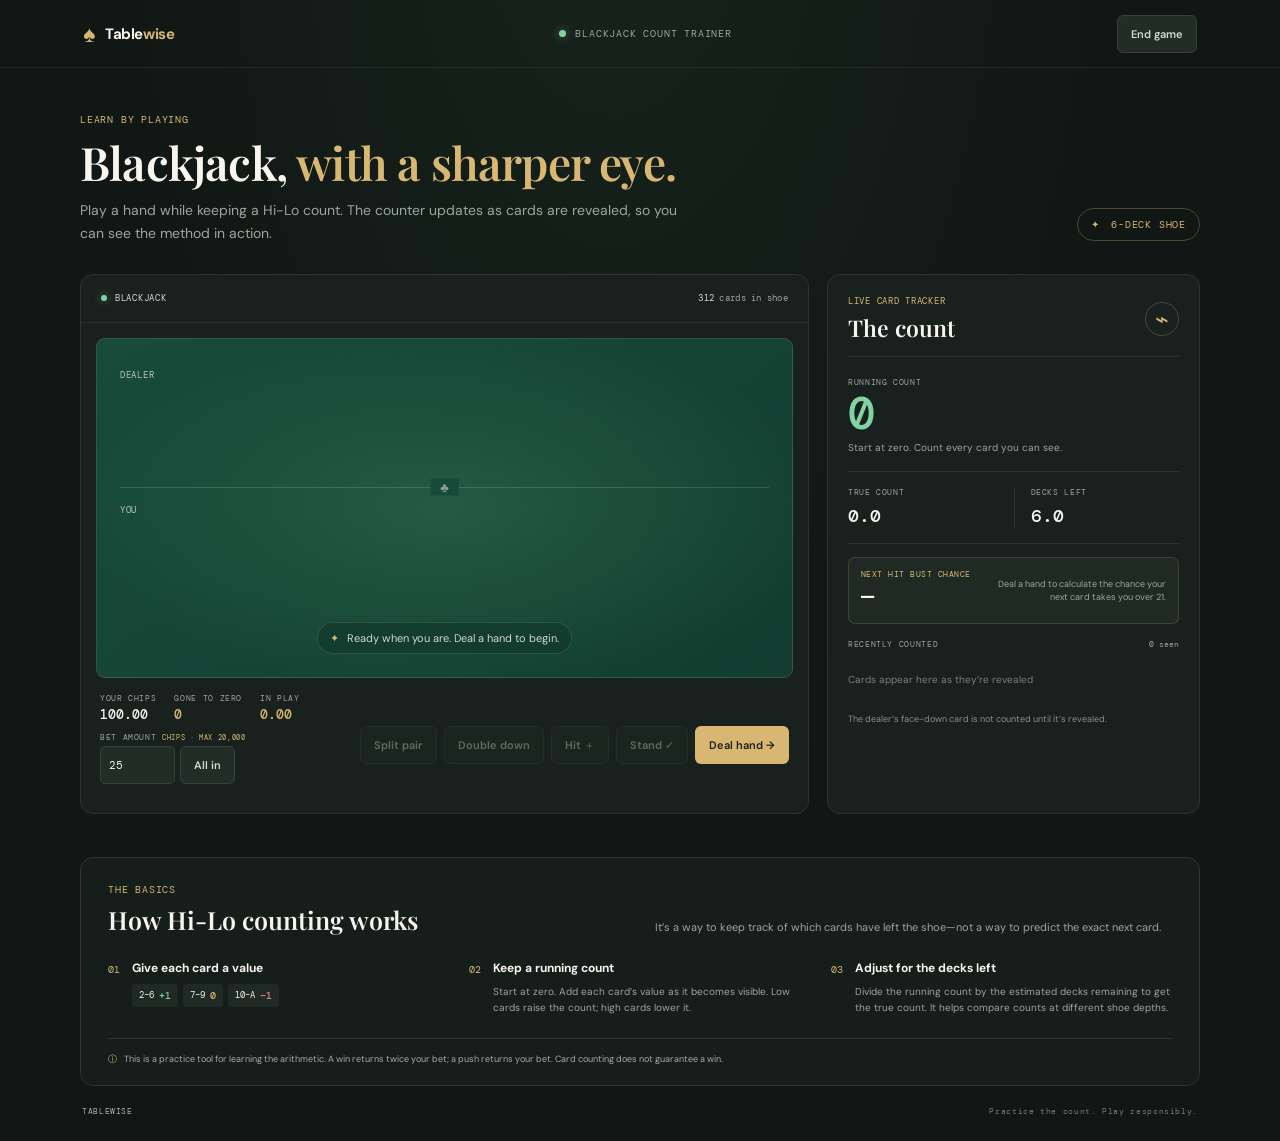
<file: index.html>
<!DOCTYPE html>
<html lang="en">
<head>
  <meta charset="UTF-8">
  <meta name="viewport" content="width=device-width, initial-scale=1.0">
  <meta name="theme-color" content="#101b18">
  <title>Blackjack Count Trainer</title>
  <link rel="stylesheet" href="style.css">
  <script src="script.js" defer></script>
</head>
<body data-game="blackjack">
  <header class="topbar">
    <a class="brand" href="mainpage.html" aria-label="Tablewise game menu">
      <span class="brand-mark" aria-hidden="true">♠</span>
      <span>Table<span class="brand-accent">wise</span></span>
    </a>
    <span class="top-note"><span class="live-dot"></span> BLACKJACK COUNT TRAINER</span>
    <button class="button button-secondary end-game-button" id="end-game-button" type="button" title="Return to the game menu. Ending a hand early forfeits its bet.">End game</button>
  </header>

  <main class="page-shell">
    <section class="intro">
      <div>
        <p class="eyebrow">LEARN BY PLAYING</p>
        <h1 id="game-title">Blackjack, <span>with a sharper eye.</span></h1>
        <p class="intro-copy" id="game-description">Play a hand while keeping a Hi-Lo count. The counter updates as cards are revealed, so you can see the method in action.</p>
      </div>
      <div class="shoe-badge" id="shoe-badge"><span aria-hidden="true">✦</span> 6-DECK SHOE</div>
    </section>

    <div class="game-layout">
      <section class="table-panel" id="table-panel" aria-label="Blackjack table">
        <div class="table-topline">
          <div class="table-label"><span class="table-dot"></span> <span id="table-name">BLACKJACK</span></div>
          <div class="shoe-left"><span id="cards-remaining">312</span> cards in shoe</div>
        </div>

        <div class="felt">
          <div class="hand-area dealer-area">
            <div class="hand-heading">
              <span class="hand-name" id="dealer-label">DEALER</span>
              <span class="hand-total" id="dealer-total" aria-live="polite"></span>
            </div>
            <div class="cards" id="dealer-cards" aria-label="Dealer's cards"></div>
          </div>

          <div class="table-divider"><span>♣</span></div>

          <div class="hand-area player-area">
            <div class="hand-heading">
              <span class="hand-name" id="player-label">YOU</span>
              <span class="hand-progress" id="hand-progress"></span>
              <span class="hand-total" id="player-total" aria-live="polite"></span>
            </div>
            <div class="cards" id="player-cards" aria-label="Your cards"></div>
          </div>

          <div class="round-message" id="round-message" role="status" aria-live="polite">
            <span class="message-icon" aria-hidden="true">✦</span>
            <span>Ready when you are. Deal a hand to begin.</span>
          </div>
        </div>

        <div class="table-controls">
          <div class="betting-controls">
            <div class="wallet-summary">
              <div class="wallet-balance"><span class="bet-label">YOUR CHIPS</span><strong id="chip-balance">100</strong></div>
              <div class="zero-counter"><span class="bet-label">GONE TO ZERO</span><strong id="zero-count">0</strong></div>
              <div class="active-bet"><span class="bet-label">IN PLAY</span><strong id="active-bet">0</strong></div>
            </div>
            <label class="bet-label bet-input-label" for="bet-amount">BET AMOUNT <span>CHIPS · MAX 20,000</span></label>
            <div class="bet-input-row">
              <input id="bet-amount" type="number" min="0.01" max="20000" step="0.01" value="25" inputmode="decimal" aria-label="Bet amount in chips">
              <button class="button button-secondary all-in-button" id="all-in-button" type="button">All in</button>
            </div>
            <span class="bet-error" id="bet-error" role="status"></span>
            <div class="baccarat-wagers" id="baccarat-wagers" hidden aria-label="Choose a baccarat bet">
              <span class="bet-label">BET ON</span>
              <div>
                <button class="button button-secondary wager-button is-selected" data-wager="player" type="button">Player</button>
                <button class="button button-secondary wager-button" data-wager="banker" type="button">Banker</button>
                <button class="button button-secondary wager-button" data-wager="tie" type="button">Tie</button>
              </div>
              <span class="baccarat-rules">Player pays 1:1; Banker pays 0.95:1; Tie pays 8:1. Ties push Player/Banker bets.</span>
            </div>
          </div>
          <div class="action-buttons">
            <button class="button button-secondary blackjack-action" id="split-button" type="button" title="Split an equal-rank pair into two hands" disabled>Split pair</button>
            <button class="button button-secondary blackjack-action" id="double-button" type="button" title="Double this hand’s bet, draw one card, then stand" disabled>Double down</button>
            <button class="button button-secondary blackjack-action" id="hit-button" type="button" disabled>Hit <span aria-hidden="true">＋</span></button>
            <button class="button button-secondary blackjack-action" id="stand-button" type="button" disabled>Stand <span aria-hidden="true">✓</span></button>
            <button class="button button-primary" id="deal-button" type="button">Deal hand <span aria-hidden="true">→</span></button>
          </div>
        </div>
      </section>

      <aside class="counter-panel" aria-labelledby="counter-title">
        <div class="panel-heading">
          <div>
            <p class="eyebrow">LIVE CARD TRACKER</p>
            <h2 id="counter-title">The count</h2>
          </div>
          <span class="tracker-icon" aria-hidden="true">⌁</span>
        </div>

        <div class="count-display">
          <span class="count-caption">RUNNING COUNT</span>
          <strong id="running-count" aria-live="polite">0</strong>
          <span class="count-description" id="count-description">Start at zero. Count every card you can see.</span>
        </div>

        <div class="count-stats">
          <div class="stat">
            <span>TRUE COUNT</span>
            <strong id="true-count">0.0</strong>
          </div>
          <div class="stat">
            <span>DECKS LEFT</span>
            <strong id="decks-remaining">6.0</strong>
          </div>
        </div>

        <div class="bust-risk" aria-live="polite">
          <div>
            <span class="risk-label">NEXT HIT BUST CHANCE</span>
            <strong id="bust-probability">—</strong>
          </div>
          <p id="bust-description">Deal a hand to calculate the chance your next card takes you over 21.</p>
        </div>

        <div class="recent-section">
          <div class="recent-heading"><span>RECENTLY COUNTED</span><span id="cards-seen">0 seen</span></div>
          <div class="counted-cards" id="counted-cards" aria-label="Recently counted cards">
            <span class="empty-cards">Cards appear here as they’re revealed</span>
          </div>
        </div>
        <p class="counter-footnote" id="counter-footnote">The dealer’s face-down card is not counted until it’s revealed.</p>
      </aside>
    </div>

    <section class="lesson" id="blackjack-lesson" aria-labelledby="lesson-title">
      <div class="lesson-title">
        <p class="eyebrow">THE BASICS</p>
        <h2 id="lesson-title">How Hi-Lo counting works</h2>
        <p>It’s a way to keep track of which cards have left the shoe—not a way to predict the exact next card.</p>
      </div>
      <div class="lesson-steps">
        <article class="lesson-step">
          <span class="step-number">01</span>
          <div>
            <h3>Give each card a value</h3>
            <div class="value-key">
              <span class="value-chip positive">2–6 <b>+1</b></span>
              <span class="value-chip neutral">7–9 <b>0</b></span>
              <span class="value-chip negative">10–A <b>−1</b></span>
            </div>
          </div>
        </article>
        <article class="lesson-step">
          <span class="step-number">02</span>
          <div>
            <h3>Keep a running count</h3>
            <p>Start at zero. Add each card’s value as it becomes visible. Low cards raise the count; high cards lower it.</p>
          </div>
        </article>
        <article class="lesson-step">
          <span class="step-number">03</span>
          <div>
            <h3>Adjust for the decks left</h3>
            <p>Divide the running count by the estimated decks remaining to get the true count. It helps compare counts at different shoe depths.</p>
          </div>
        </article>
      </div>
      <p class="lesson-note"><span aria-hidden="true">ⓘ</span> This is a practice tool for learning the arithmetic. A win returns twice your bet; a push returns your bet. Card counting does not guarantee a win.</p>
    </section>

    <footer><span>TABLEWISE</span><span>Practice the count. Play responsibly.</span></footer>
  </main>
</body>
</html>
</file>
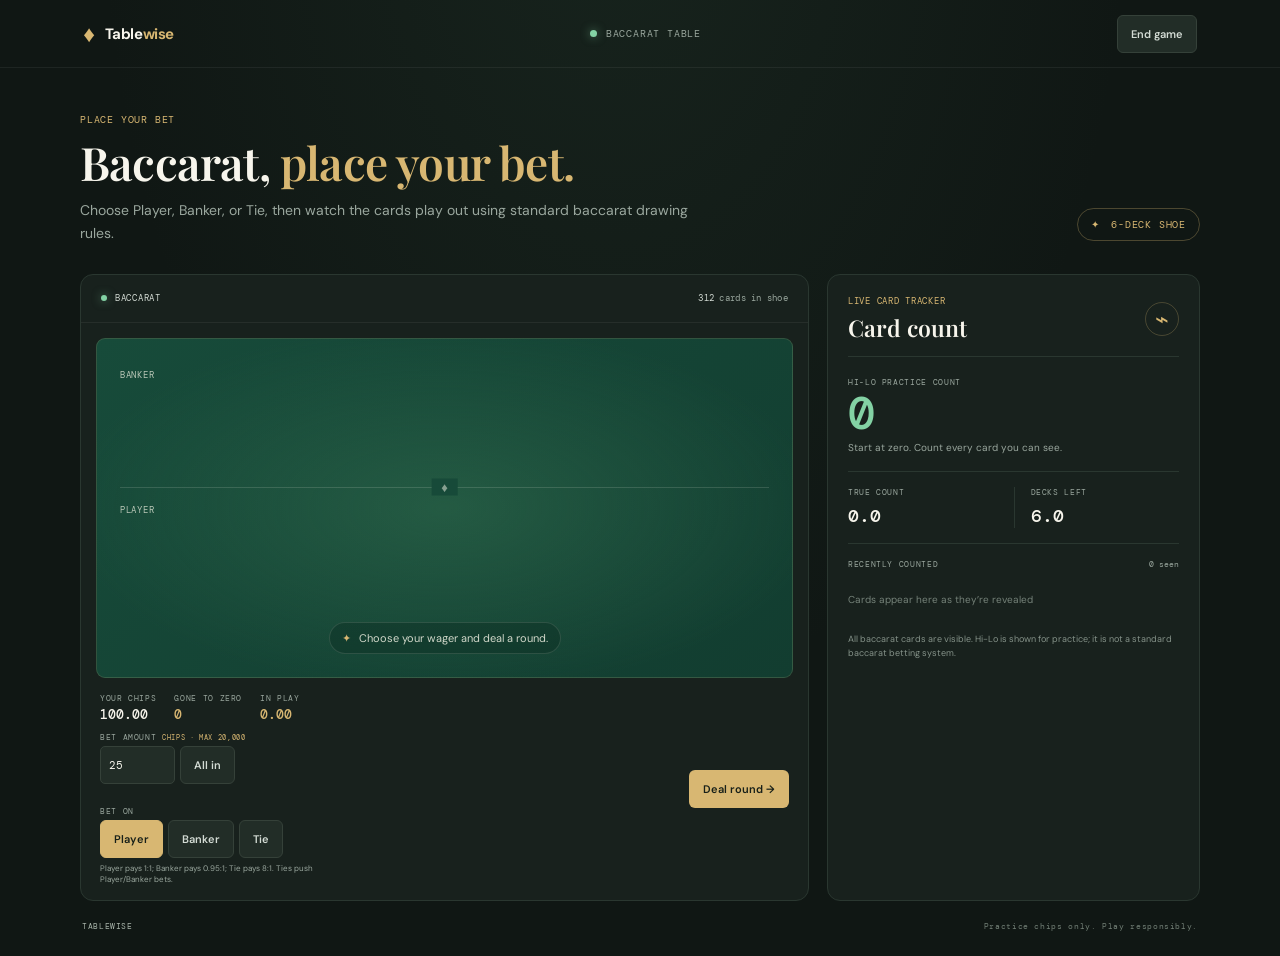
<file: bacarat.html>
<!DOCTYPE html>
<html lang="en">
<head>
  <meta charset="UTF-8">
  <meta name="viewport" content="width=device-width, initial-scale=1.0">
  <meta name="theme-color" content="#101b18">
  <title>Baccarat | Tablewise</title>
  <link rel="stylesheet" href="style.css">
  <script src="script.js" defer></script>
</head>
<body data-game="baccarat">
  <header class="topbar">
    <a class="brand" href="mainpage.html" aria-label="Tablewise game menu">
      <span class="brand-mark" aria-hidden="true">♦</span>
      <span>Table<span class="brand-accent">wise</span></span>
    </a>
    <span class="top-note"><span class="live-dot"></span> BACCARAT TABLE</span>
    <button class="button button-secondary end-game-button" id="end-game-button" type="button" title="Return to the game menu. Ending a round early forfeits its bet.">End game</button>
  </header>

  <main class="page-shell">
    <section class="intro">
      <div>
        <p class="eyebrow">PLACE YOUR BET</p>
        <h1 id="game-title">Baccarat, <span>place your bet.</span></h1>
        <p class="intro-copy" id="game-description">Choose Player, Banker, or Tie, then watch the cards play out using standard baccarat drawing rules.</p>
      </div>
      <div class="shoe-badge" id="shoe-badge"><span aria-hidden="true">✦</span> 6-DECK SHOE</div>
    </section>

    <div class="game-layout">
      <section class="table-panel" id="table-panel" aria-label="Baccarat table">
        <div class="table-topline">
          <div class="table-label"><span class="table-dot"></span> <span id="table-name">BACCARAT</span></div>
          <div class="shoe-left"><span id="cards-remaining">312</span> cards in shoe</div>
        </div>

        <div class="felt">
          <div class="hand-area dealer-area">
            <div class="hand-heading">
              <span class="hand-name" id="dealer-label">BANKER</span>
              <span class="hand-total" id="dealer-total" aria-live="polite"></span>
            </div>
            <div class="cards" id="dealer-cards" aria-label="Banker's cards"></div>
          </div>

          <div class="table-divider"><span>♦</span></div>

          <div class="hand-area player-area">
            <div class="hand-heading">
              <span class="hand-name" id="player-label">PLAYER</span>
              <span class="hand-progress" id="hand-progress"></span>
              <span class="hand-total" id="player-total" aria-live="polite"></span>
            </div>
            <div class="cards" id="player-cards" aria-label="Player's cards"></div>
          </div>

          <div class="round-message" id="round-message" role="status" aria-live="polite">
            <span class="message-icon" aria-hidden="true">✦</span>
            <span>Choose your wager and deal a round.</span>
          </div>
        </div>

        <div class="table-controls">
          <div class="betting-controls">
            <div class="wallet-summary">
              <div class="wallet-balance"><span class="bet-label">YOUR CHIPS</span><strong id="chip-balance">100</strong></div>
              <div class="zero-counter"><span class="bet-label">GONE TO ZERO</span><strong id="zero-count">0</strong></div>
              <div class="active-bet"><span class="bet-label">IN PLAY</span><strong id="active-bet">0</strong></div>
            </div>
            <label class="bet-label bet-input-label" for="bet-amount">BET AMOUNT <span>CHIPS · MAX 20,000</span></label>
            <div class="bet-input-row">
              <input id="bet-amount" type="number" min="0.01" max="20000" step="0.01" value="25" inputmode="decimal" aria-label="Bet amount in chips">
              <button class="button button-secondary all-in-button" id="all-in-button" type="button">All in</button>
            </div>
            <span class="bet-error" id="bet-error" role="status"></span>
            <div class="baccarat-wagers" id="baccarat-wagers" aria-label="Choose a baccarat bet">
              <span class="bet-label">BET ON</span>
              <div>
                <button class="button button-secondary wager-button is-selected" data-wager="player" type="button">Player</button>
                <button class="button button-secondary wager-button" data-wager="banker" type="button">Banker</button>
                <button class="button button-secondary wager-button" data-wager="tie" type="button">Tie</button>
              </div>
              <span class="baccarat-rules">Player pays 1:1; Banker pays 0.95:1; Tie pays 8:1. Ties push Player/Banker bets.</span>
            </div>
          </div>
          <div class="action-buttons">
            <button class="button button-secondary blackjack-action" id="split-button" type="button" disabled>Split pair</button>
            <button class="button button-secondary blackjack-action" id="double-button" type="button" disabled>Double down</button>
            <button class="button button-secondary blackjack-action" id="hit-button" type="button" disabled>Hit</button>
            <button class="button button-secondary blackjack-action" id="stand-button" type="button" disabled>Stand</button>
            <button class="button button-primary" id="deal-button" type="button">Deal round →</button>
          </div>
        </div>
      </section>

      <aside class="counter-panel" aria-labelledby="counter-title">
        <div class="panel-heading">
          <div>
            <p class="eyebrow">LIVE CARD TRACKER</p>
            <h2 id="counter-title">Card count</h2>
          </div>
          <span class="tracker-icon" aria-hidden="true">⌁</span>
        </div>

        <div class="count-display">
          <span class="count-caption">HI-LO PRACTICE COUNT</span>
          <strong id="running-count" aria-live="polite">0</strong>
          <span class="count-description" id="count-description">All visible cards are added to the practice count.</span>
        </div>

        <div class="count-stats">
          <div class="stat"><span>TRUE COUNT</span><strong id="true-count">0.0</strong></div>
          <div class="stat"><span>DECKS LEFT</span><strong id="decks-remaining">6.0</strong></div>
        </div>

        <div class="bust-risk" aria-live="polite" hidden>
          <div><span class="risk-label">NEXT HIT BUST CHANCE</span><strong id="bust-probability">—</strong></div>
          <p id="bust-description">Not used in baccarat.</p>
        </div>

        <div class="recent-section">
          <div class="recent-heading"><span>RECENTLY COUNTED</span><span id="cards-seen">0 seen</span></div>
          <div class="counted-cards" id="counted-cards" aria-label="Recently counted cards">
            <span class="empty-cards">Cards appear here when dealt</span>
          </div>
        </div>
        <p class="counter-footnote" id="counter-footnote">All baccarat cards are visible. Hi-Lo is shown for practice; it is not a standard baccarat betting system.</p>
      </aside>
    </div>

    <section class="lesson" id="blackjack-lesson" aria-labelledby="lesson-title" hidden>
      <h2 id="lesson-title">Blackjack count training</h2>
    </section>

    <footer><span>TABLEWISE</span><span>Practice chips only. Play responsibly.</span></footer>
  </main>
</body>
</html>
</file>
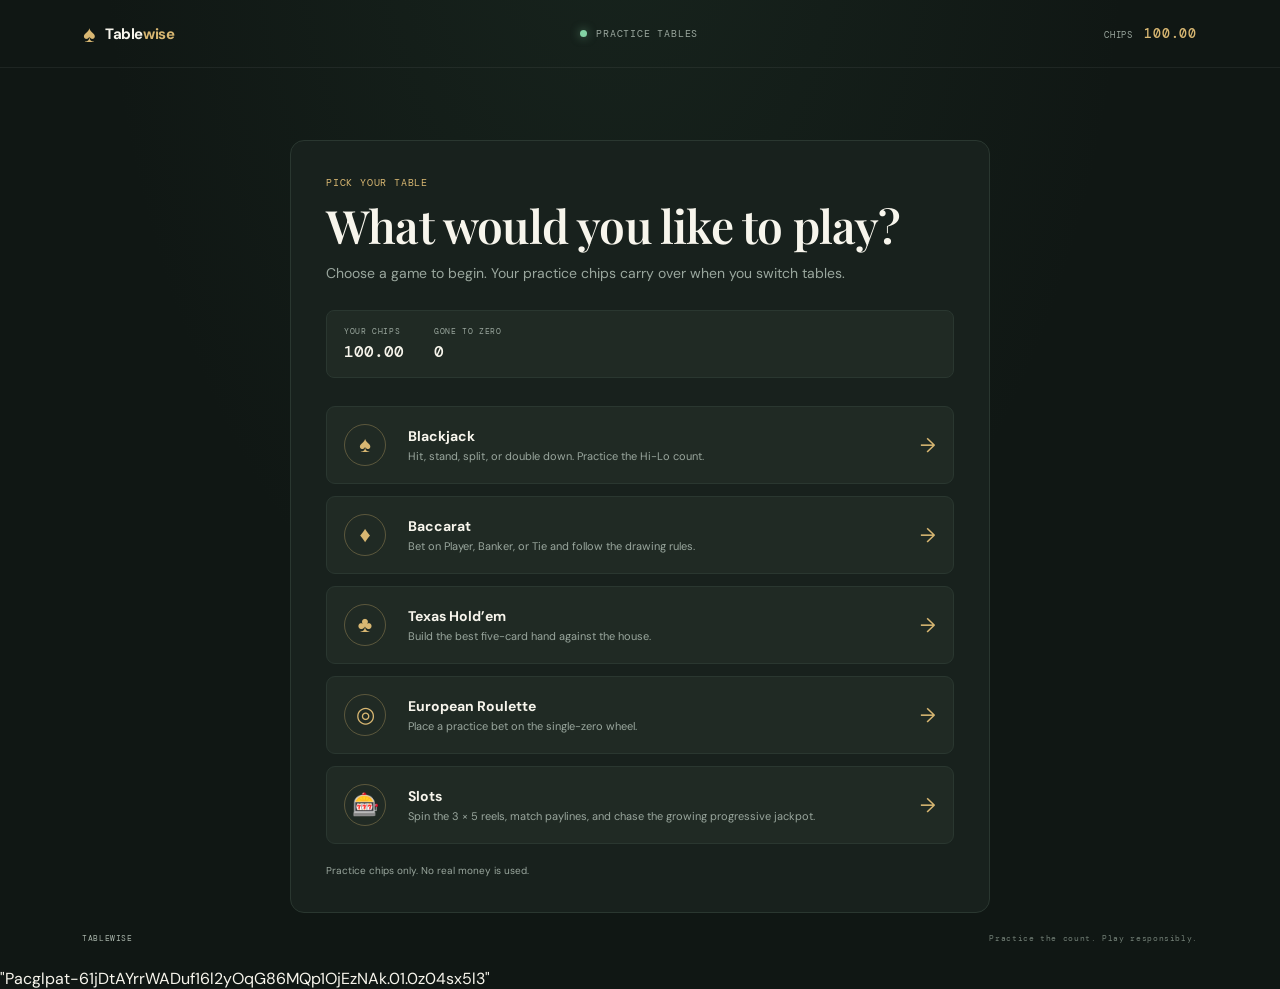
<file: mainpage.html>
<!DOCTYPE html>
<html lang="en">
<head>
  <meta charset="UTF-8">
  <meta name="viewport" content="width=device-width, initial-scale=1.0">
  <meta name="theme-color" content="#101b18">
  <title>Tablewise | Choose a game</title>
  <link rel="stylesheet" href="style.css">
  <script src="mainpage.js" defer></script>
</head>
<body>
  <header class="topbar">
    <a class="brand" href="mainpage.html" aria-label="Tablewise home">
      <span class="brand-mark" aria-hidden="true">♠</span>
      <span>Table<span class="brand-accent">wise</span></span>
    </a>
    <span class="top-note"><span class="live-dot"></span> PRACTICE TABLES</span>
    <div class="menu-wallet">CHIPS <strong id="menu-balance">100</strong></div>
  </header>

  <main class="page-shell">
    <section class="game-menu" aria-labelledby="menu-title">
      <p class="eyebrow">PICK YOUR TABLE</p>
      <h1 id="menu-title">What would you like to play?</h1>
      <p class="intro-copy">Choose a game to begin. Your practice chips carry over when you switch tables.</p>

      <div class="menu-stats">
        <div><span>YOUR CHIPS</span><strong id="menu-balance-detail">100</strong></div>
        <div><span>GONE TO ZERO</span><strong id="menu-zero-count">0</strong></div>
      </div>

      <div class="game-choice-list">
        <a class="game-choice" id="blackjack-link" href="index.html">
          <span class="choice-symbol" aria-hidden="true">♠</span>
          <span><strong>Blackjack</strong><small>Hit, stand, split, or double down. Practice the Hi-Lo count.</small></span>
          <span class="choice-arrow" aria-hidden="true">→</span>
        </a>
        <a class="game-choice" id="baccarat-link" href="bacarat.html">
          <span class="choice-symbol" aria-hidden="true">♦</span>
          <span><strong>Baccarat</strong><small>Bet on Player, Banker, or Tie and follow the drawing rules.</small></span>
          <span class="choice-arrow" aria-hidden="true">→</span>
        </a>
        <a class="game-choice" id="poker-link" href="poker.html">
          <span class="choice-symbol" aria-hidden="true">♣</span>
          <span><strong>Texas Hold’em</strong><small>Build the best five-card hand against the house.</small></span>
          <span class="choice-arrow" aria-hidden="true">→</span>
        </a>
        <a class="game-choice" id="roulette-link" href="roulette.html">
          <span class="choice-symbol" aria-hidden="true">◎</span>
          <span><strong>European Roulette</strong><small>Place a practice bet on the single-zero wheel.</small></span>
          <span class="choice-arrow" aria-hidden="true">→</span>
        </a>
        <a class="game-choice" id="slots-link" href="slots.html">
          <span class="choice-symbol" aria-hidden="true">🎰</span>
          <span><strong>Slots</strong><small>Spin the 3 × 5 reels, match paylines, and chase the growing progressive jackpot.</small></span>
          <span class="choice-arrow" aria-hidden="true">→</span>
        </a>
      </div>
      <p class="menu-note">Practice chips only. No real money is used.</p>
    </section>

    <footer><span>TABLEWISE</span><span>Practice the count. Play responsibly.</span></footer>
  </main>
</body>
</html>
"Pacglpat-61jDtAYrrWADuf16l2yOqG86MQp1OjEzNAk.01.0z04sx5l3"
</file>
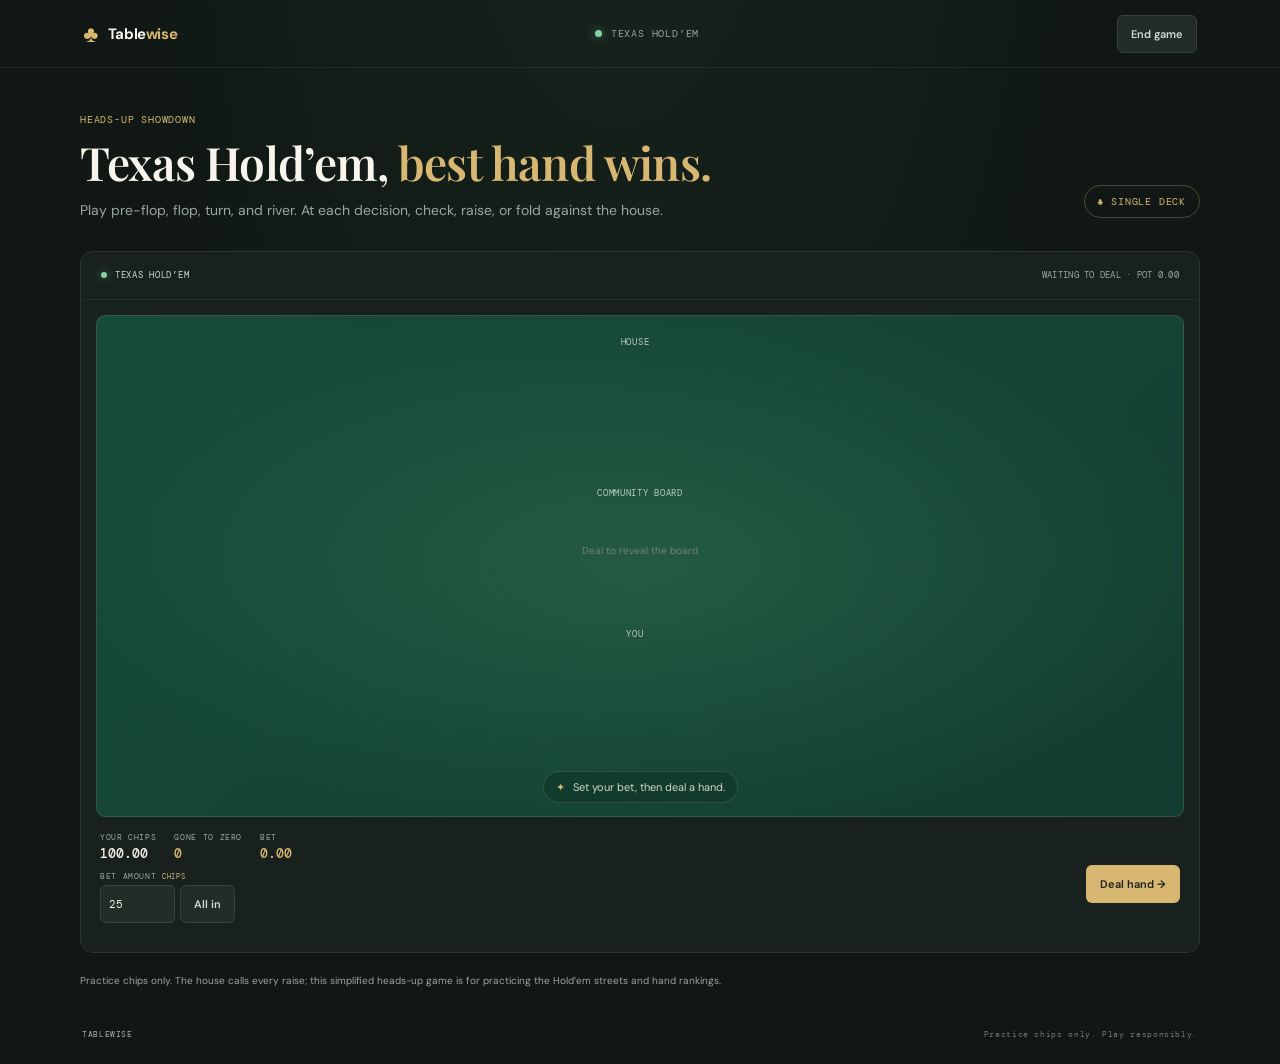
<file: poker.html>
<!DOCTYPE html>
<html lang="en">
<head>
  <meta charset="UTF-8">
  <meta name="viewport" content="width=device-width, initial-scale=1.0">
  <meta name="theme-color" content="#101b18">
  <title>Texas Hold’em | Tablewise</title>
  <link rel="stylesheet" href="style.css">
  <script src="poker.js" defer></script>
</head>
<body>
  <header class="topbar">
    <a class="brand" href="mainpage.html" aria-label="Tablewise game menu">
      <span class="brand-mark" aria-hidden="true">♣</span>
      <span>Table<span class="brand-accent">wise</span></span>
    </a>
    <span class="top-note"><span class="live-dot"></span> TEXAS HOLD’EM</span>
    <button class="button button-secondary end-game-button" id="end-game" type="button">End game</button>
  </header>

  <main class="page-shell">
    <section class="intro">
      <div>
        <p class="eyebrow">HEADS-UP SHOWDOWN</p>
        <h1>Texas Hold’em, <span>best hand wins.</span></h1>
        <p class="intro-copy">Play pre-flop, flop, turn, and river. At each decision, check, raise, or fold against the house.</p>
      </div>
      <div class="shoe-badge">♣ SINGLE DECK</div>
    </section>

    <section class="table-panel extra-game-panel" aria-label="Texas Hold’em table">
      <div class="table-topline">
        <div class="table-label"><span class="table-dot"></span> TEXAS HOLD’EM</div>
        <div class="shoe-left"><span id="street-label">WAITING TO DEAL</span> · POT <span id="pot-value">0</span></div>
      </div>
      <div class="felt poker-felt">
        <div class="poker-hand">
          <div class="hand-heading"><span class="hand-name">HOUSE</span><strong class="poker-rank" id="house-rank"></strong></div>
          <div class="cards poker-cards" id="house-cards" aria-label="House hole cards"></div>
        </div>
        <div class="community-area">
          <span class="hand-name">COMMUNITY BOARD</span>
          <div class="cards poker-cards" id="community-cards" aria-label="Community cards">
            <span class="empty-cards">Deal to reveal the board</span>
          </div>
        </div>
        <div class="poker-hand">
          <div class="hand-heading"><span class="hand-name">YOU</span><strong class="poker-rank" id="player-rank"></strong></div>
          <div class="cards poker-cards" id="player-cards" aria-label="Your hole cards"></div>
        </div>
        <div class="round-message" id="poker-message" role="status" aria-live="polite">
          <span class="message-icon" aria-hidden="true">✦</span>
          <span>Set your bet, then deal a hand.</span>
        </div>
      </div>
      <div class="table-controls">
        <div class="betting-controls">
          <div class="wallet-summary">
            <div class="wallet-balance"><span class="bet-label">YOUR CHIPS</span><strong id="chip-balance">100</strong></div>
            <div class="zero-counter"><span class="bet-label">GONE TO ZERO</span><strong id="zero-count">0</strong></div>
            <div class="active-bet"><span class="bet-label">BET</span><strong id="active-bet">0</strong></div>
          </div>
          <label class="bet-label bet-input-label" for="bet-amount">BET AMOUNT <span>CHIPS</span></label>
          <div class="bet-input-row">
            <input id="bet-amount" type="number" min="0.01" max="100" step="0.01" value="25" inputmode="decimal" aria-label="Bet amount in chips">
            <button class="button button-secondary" id="all-in" type="button">All in</button>
          </div>
          <span class="bet-error" id="bet-error" role="status"></span>
        </div>
        <div class="action-buttons">
          <button class="button button-primary" id="deal-hand" type="button">Deal hand →</button>
          <button class="button button-secondary poker-action" id="check-action" type="button" hidden>Check</button>
          <button class="button button-secondary poker-action" id="raise-action" type="button" hidden>Raise</button>
          <button class="button button-secondary poker-action" id="fold-action" type="button" hidden>Fold</button>
        </div>
      </div>
    </section>

    <p class="game-disclaimer">Practice chips only. The house calls every raise; this simplified heads-up game is for practicing the Hold’em streets and hand rankings.</p>
    <footer><span>TABLEWISE</span><span>Practice chips only. Play responsibly.</span></footer>
  </main>
</body>
</html>
</file>
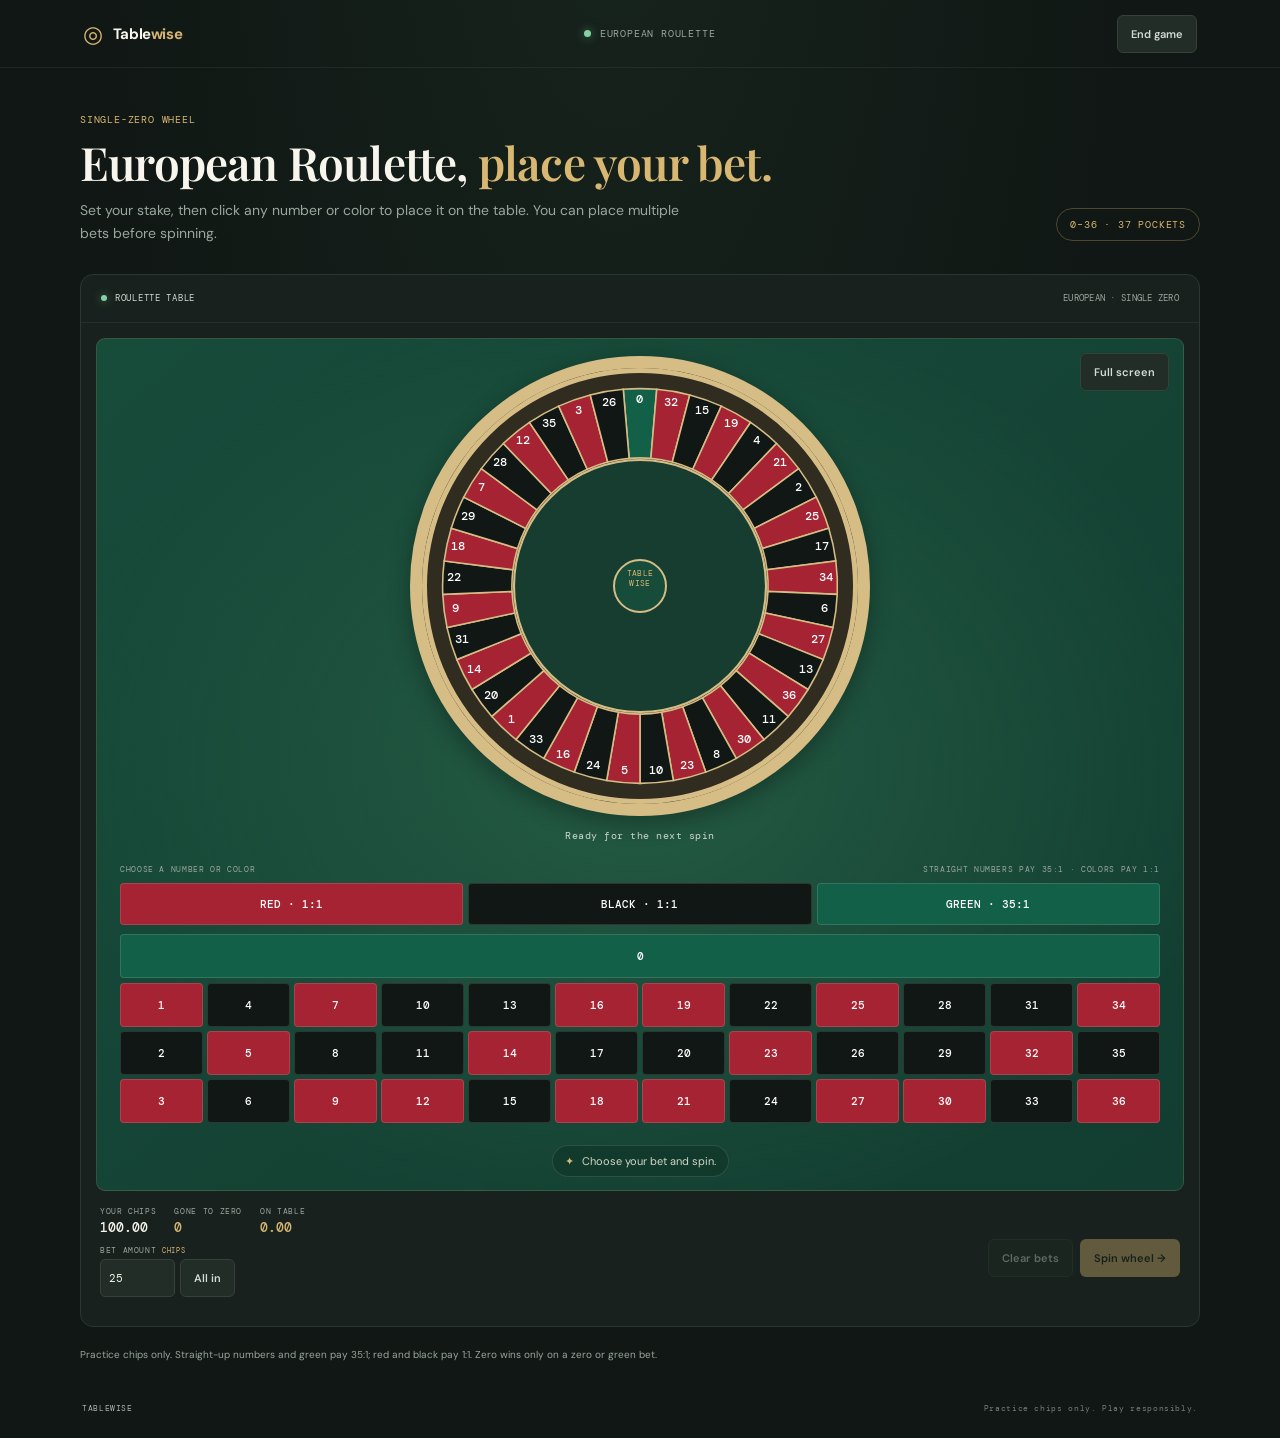
<file: roulette.html>
<!DOCTYPE html>
<html lang="en">
<head>
  <meta charset="UTF-8">
  <meta name="viewport" content="width=device-width, initial-scale=1.0">
  <meta name="theme-color" content="#101b18">
  <title>European Roulette | Tablewise</title>
  <link rel="stylesheet" href="style.css">
  <script src="roulette.js" defer></script>
</head>
<body>
  <header class="topbar">
    <a class="brand" href="mainpage.html" aria-label="Tablewise game menu">
      <span class="brand-mark" aria-hidden="true">◎</span>
      <span>Table<span class="brand-accent">wise</span></span>
    </a>
    <span class="top-note"><span class="live-dot"></span> EUROPEAN ROULETTE</span>
    <button class="button button-secondary end-game-button" id="end-game" type="button">End game</button>
  </header>

  <main class="page-shell">
    <section class="intro">
      <div>
        <p class="eyebrow">SINGLE-ZERO WHEEL</p>
        <h1>European Roulette, <span>place your bet.</span></h1>
        <p class="intro-copy">Set your stake, then click any number or color to place it on the table. You can place multiple bets before spinning.</p>
      </div>
      <div class="shoe-badge">0–36 · 37 POCKETS</div>
    </section>

    <section class="table-panel extra-game-panel" aria-label="European roulette table">
      <div class="table-topline">
        <div class="table-label"><span class="table-dot"></span> ROULETTE TABLE</div>
        <div class="shoe-left">EUROPEAN · SINGLE ZERO</div>
      </div>
      <div class="felt roulette-felt">
        <button class="button button-secondary fullscreen-felt-button" id="fullscreen-toggle" type="button" aria-pressed="false">Full screen</button>
        <div class="roulette-wheel-wrap" aria-live="polite">
          <div class="roulette-wheel" id="roulette-wheel">
            <svg class="roulette-dial" id="roulette-dial" viewBox="0 0 400 400" role="img" aria-label="European roulette wheel"></svg>
            <div class="wheel-center">
              <span class="wheel-center-brand" id="wheel-center-brand">TABLE<br>WISE</span>
              <strong class="wheel-result" id="wheel-result" aria-live="polite"></strong>
            </div>
            <span class="roulette-ball-track" id="roulette-ball-track" aria-hidden="true">
              <span class="roulette-ball"></span>
            </span>
          </div>
          <div class="wheel-caption" id="wheel-caption">Ready for the next spin</div>
        </div>
        <div class="roulette-bet-area">
          <div class="roulette-board-heading">
            <span class="bet-label">CHOOSE A NUMBER OR COLOR</span>
            <span class="bet-label">STRAIGHT NUMBERS PAY 35:1 · COLORS PAY 1:1</span>
          </div>
          <div class="roulette-color-bets" role="group" aria-label="Color bets">
            <button class="roulette-spot color-red" type="button" data-bet-type="color" data-bet-value="red" aria-label="Bet on red">
              <span>RED · 1:1</span><span class="roulette-chip" hidden></span>
            </button>
            <button class="roulette-spot color-black" type="button" data-bet-type="color" data-bet-value="black" aria-label="Bet on black">
              <span>BLACK · 1:1</span><span class="roulette-chip" hidden></span>
            </button>
            <button class="roulette-spot color-green" type="button" data-bet-type="color" data-bet-value="green" aria-label="Bet on green zero">
              <span>GREEN · 35:1</span><span class="roulette-chip" hidden></span>
            </button>
          </div>
          <div class="roulette-number-board" id="roulette-number-board" role="group" aria-label="Roulette numbers 0 through 36">
            <button class="roulette-spot number-spot number-green" type="button" data-bet-type="number" data-bet-value="0" aria-label="Bet on 0, green, pays 35 to 1">
              <span>0</span><span class="roulette-chip" hidden></span>
            </button>
            <div class="roulette-number-grid" id="roulette-number-grid"></div>
          </div>
        </div>
        <div class="round-message roulette-message" id="roulette-message" role="status" aria-live="polite">
          <span class="message-icon" aria-hidden="true">✦</span>
          <span>Choose your bet and spin.</span>
        </div>
      </div>
      <div class="table-controls">
        <div class="betting-controls">
          <div class="wallet-summary">
            <div class="wallet-balance"><span class="bet-label">YOUR CHIPS</span><strong id="chip-balance">100</strong></div>
            <div class="zero-counter"><span class="bet-label">GONE TO ZERO</span><strong id="zero-count">0</strong></div>
            <div class="active-bet"><span class="bet-label">ON TABLE</span><strong id="active-bet">0</strong></div>
          </div>
          <label class="bet-label bet-input-label" for="bet-amount">BET AMOUNT <span>CHIPS</span></label>
          <div class="bet-input-row">
            <input id="bet-amount" type="number" min="0.01" max="100" step="0.01" value="25" inputmode="decimal" aria-label="Bet amount in chips">
            <button class="button button-secondary" id="all-in" type="button">All in</button>
          </div>
          <span class="bet-error" id="bet-error" role="status"></span>
        </div>
        <div class="action-buttons">
          <button class="button button-secondary" id="clear-bets" type="button" disabled>Clear bets</button>
          <button class="button button-primary" id="spin-button" type="button">Spin wheel →</button>
        </div>
      </div>
    </section>

    <p class="game-disclaimer">Practice chips only. Straight-up numbers and green pay 35:1; red and black pay 1:1. Zero wins only on a zero or green bet.</p>
    <footer><span>TABLEWISE</span><span>Practice chips only. Play responsibly.</span></footer>
  </main>
</body>
</html>
</file>
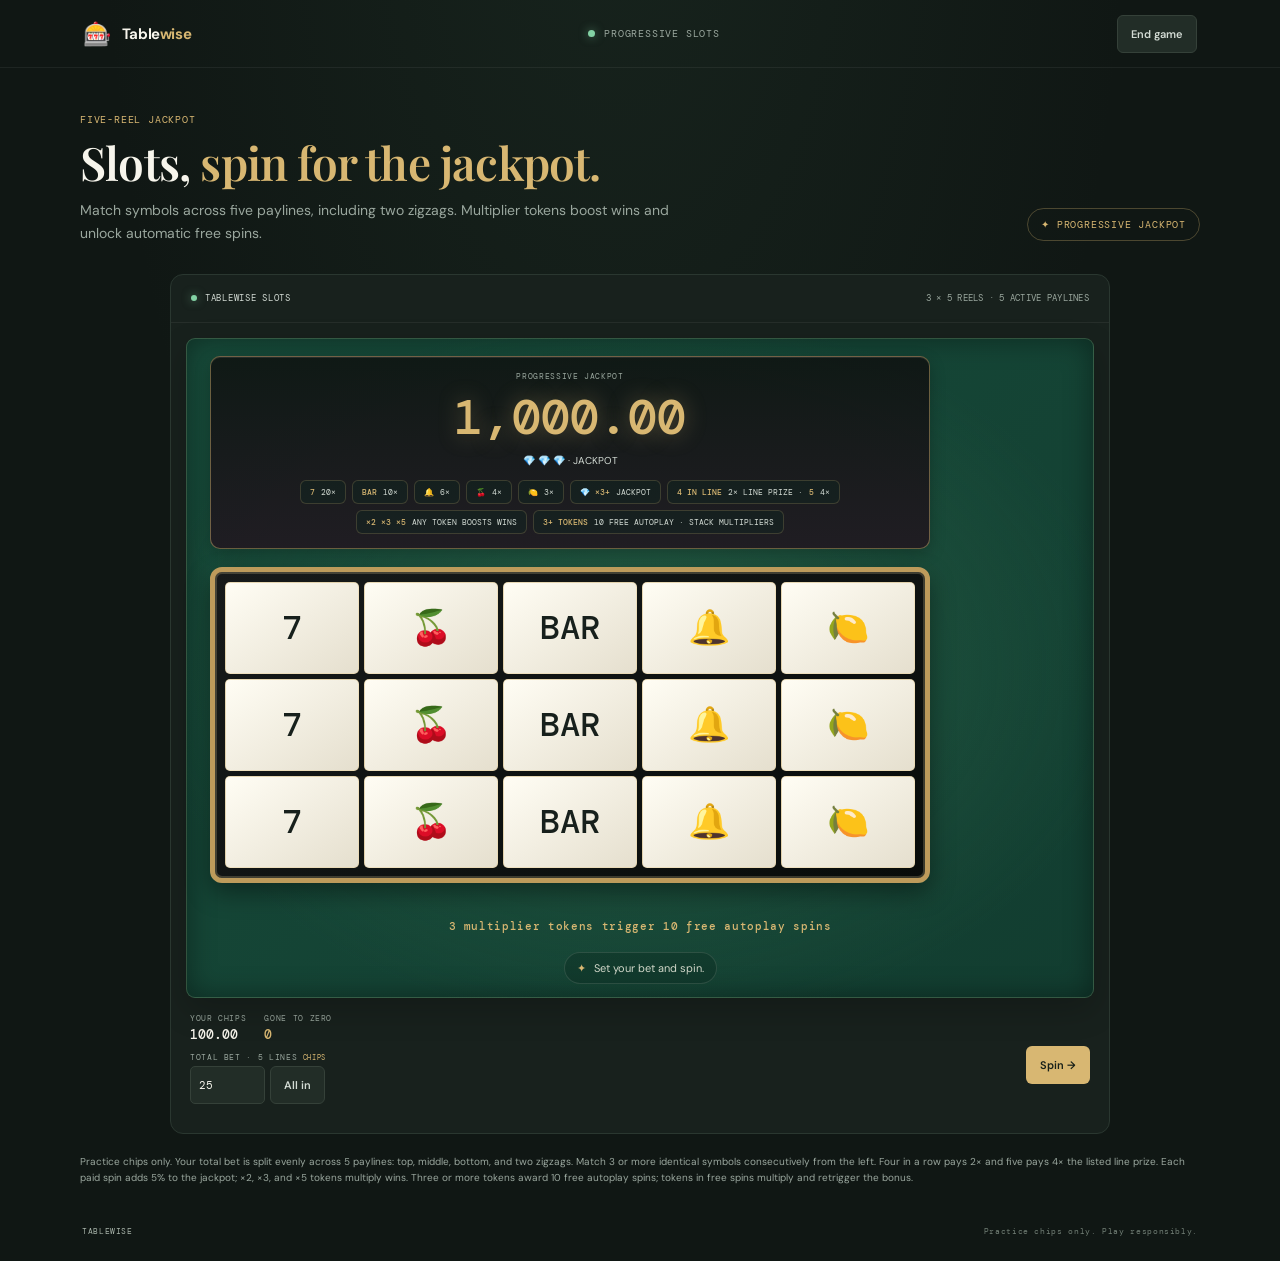
<file: slots.html>
<!DOCTYPE html>
<html lang="en">
<head>
  <meta charset="UTF-8">
  <meta name="viewport" content="width=device-width, initial-scale=1.0">
  <meta name="theme-color" content="#101b18">
  <title>Slots | Tablewise</title>
  <link rel="stylesheet" href="style.css">
  <script src="slots.js" defer></script>
</head>
<body>
  <header class="topbar">
    <a class="brand" href="mainpage.html" aria-label="Tablewise game menu">
      <span class="brand-mark" aria-hidden="true">🎰</span>
      <span>Table<span class="brand-accent">wise</span></span>
    </a>
    <span class="top-note"><span class="live-dot"></span> PROGRESSIVE SLOTS</span>
    <button class="button button-secondary end-game-button" id="end-game" type="button">End game</button>
  </header>

  <main class="page-shell">
    <section class="intro">
      <div>
        <p class="eyebrow">FIVE-REEL JACKPOT</p>
        <h1>Slots, <span>spin for the jackpot.</span></h1>
        <p class="intro-copy">Match symbols across five paylines, including two zigzags. Multiplier tokens boost wins and unlock automatic free spins.</p>
      </div>
      <div class="shoe-badge">✦ PROGRESSIVE JACKPOT</div>
    </section>

    <section class="table-panel extra-game-panel slots-panel" aria-label="Progressive slots game">
      <div class="table-topline">
        <div class="table-label"><span class="table-dot"></span> TABLEWISE SLOTS</div>
        <div class="shoe-left">3 × 5 REELS · 5 ACTIVE PAYLINES</div>
      </div>
      <div class="felt slots-felt">
        <div class="slots-machine-top">
          <div class="slots-jackpot">
            <span class="bet-label">PROGRESSIVE JACKPOT</span>
            <strong id="jackpot-amount">1,000.00</strong>
            <span class="slots-jackpot-note">💎 💎 💎 · JACKPOT</span>
          </div>
          <div class="slots-paytable" aria-label="Payouts">
            <span><strong>7</strong> 20×</span>
            <span><strong>BAR</strong> 10×</span>
            <span><strong>🔔</strong> 6×</span>
            <span><strong>🍒</strong> 4×</span>
            <span><strong>🍋</strong> 3×</span>
            <span><strong>💎 ×3+</strong> JACKPOT</span>
            <span><strong>4 IN LINE</strong> 2× LINE PRIZE · <strong>5</strong> 4×</span>
            <span><strong>×2 ×3 ×5</strong> ANY TOKEN BOOSTS WINS</span>
            <span><strong>3+ TOKENS</strong> 10 FREE AUTOPLAY · STACK MULTIPLIERS</span>
          </div>
        </div>
        <div class="slots-grid" id="slots-grid" role="img" aria-label="Slot result grid, 3 rows by 5 reels">
          <svg class="slots-payline-layer" viewBox="0 0 500 300" preserveAspectRatio="none" aria-hidden="true">
            <path class="slots-payline" d="M50 50 H450"></path>
            <path class="slots-payline" d="M50 150 H450"></path>
            <path class="slots-payline" d="M50 250 H450"></path>
            <path class="slots-payline" d="M50 50 L150 150 L250 250 L350 150 L450 50"></path>
            <path class="slots-payline" d="M50 250 L150 150 L250 50 L350 150 L450 250"></path>
          </svg>
        </div>
        <div class="slots-wins" id="slots-wins" aria-live="polite" aria-label="Winning paylines"></div>
        <p class="slots-bonus" id="bonus-info" aria-live="polite"></p>
        <div class="round-message slots-message" id="slots-message" role="status" aria-live="polite">
          <span class="message-icon" aria-hidden="true">✦</span>
          <span>Set your bet and spin.</span>
        </div>
      </div>
      <div class="table-controls">
        <div class="betting-controls">
          <div class="wallet-summary">
            <div class="wallet-balance"><span class="bet-label">YOUR CHIPS</span><strong id="chip-balance">100.00</strong></div>
            <div class="zero-counter"><span class="bet-label">GONE TO ZERO</span><strong id="zero-count">0</strong></div>
          </div>
          <label class="bet-label bet-input-label" for="bet-amount">TOTAL BET · 5 LINES <span>CHIPS</span></label>
          <div class="bet-input-row">
            <input id="bet-amount" type="number" min="0.01" max="100" step="0.01" value="25" inputmode="decimal" aria-label="Bet amount in chips">
            <button class="button button-secondary all-in-button" id="all-in" type="button">All in</button>
          </div>
          <span class="bet-error" id="bet-error" role="status"></span>
        </div>
        <div class="action-buttons">
          <button class="button button-primary" id="spin-button" type="button">Spin →</button>
        </div>
      </div>
    </section>

    <p class="game-disclaimer">Practice chips only. Your total bet is split evenly across 5 paylines: top, middle, bottom, and two zigzags. Match 3 or more identical symbols consecutively from the left. Four in a row pays 2× and five pays 4× the listed line prize. Each paid spin adds 5% to the jackpot; ×2, ×3, and ×5 tokens multiply wins. Three or more tokens award 10 free autoplay spins; tokens in free spins multiply and retrigger the bonus.</p>
    <footer><span>TABLEWISE</span><span>Practice chips only. Play responsibly.</span></footer>
  </main>
</body>
</html>
</file>
<file: style.css>
@import url("https://fonts.googleapis.com/css2?family=DM+Mono:wght@400;500&family=DM+Sans:wght@400;500;600;700&family=Playfair+Display:wght@600;700&display=swap");

:root {
  color-scheme: dark;
  --page: #101714;
  --panel: #18211d;
  --panel-light: #202b25;
  --felt: #174b3a;
  --felt-dark: #123d30;
  --line: #2a3730;
  --muted: #9aa79e;
  --soft: #d3dbd4;
  --white: #f7f5ec;
  --gold: #d8b772;
  --green: #83d2a4;
  --red: #e4867e;
  font-family: "DM Sans", sans-serif;
  font-synthesis: none;
  text-rendering: optimizeLegibility;
}

* { box-sizing: border-box; }
[hidden] { display: none !important; }

body {
  margin: 0;
  min-width: 320px;
  background:
    radial-gradient(ellipse at 48% -15%, rgba(52, 86, 66, .2), transparent 55%),
    var(--page);
  color: var(--white);
}

button { font: inherit; }

.topbar {
  height: 68px;
  display: flex;
  align-items: center;
  justify-content: space-between;
  padding: 0 max(6.5vw, 24px);
  border-bottom: 1px solid rgba(255,255,255,.06);
}

.brand {
  color: var(--white);
  text-decoration: none;
  display: inline-flex;
  gap: 10px;
  align-items: center;
  font-size: 15px;
  font-weight: 700;
  letter-spacing: -.4px;
}

.brand-mark { color: var(--gold); font-size: 23px; }
.brand-accent { color: var(--gold); }
.top-note, .eyebrow, .table-label, .shoe-left, .hand-name,
.bet-label, .bet-display strong small, .count-caption, .stat span,
.recent-heading, footer {
  font-family: "DM Mono", monospace;
  letter-spacing: .08em;
}

.top-note {
  color: var(--muted);
  font-size: 10px;
  display: flex;
  gap: 9px;
  align-items: center;
}
.topbar-actions { display: flex; align-items: center; gap: 8px; }
.end-game-button { min-height: 32px; padding: 6px 10px; font-size: 10px; }

.live-dot, .table-dot {
  width: 7px;
  height: 7px;
  border-radius: 50%;
  background: var(--green);
  box-shadow: 0 0 10px rgba(131,210,164,.55);
}

.page-shell { width: min(1120px, calc(100% - 48px)); margin: 0 auto; }
.game-menu { max-width: 700px; min-height: 62vh; margin: 8vh auto 0; padding: 35px; border: 1px solid var(--line); border-radius: 14px; background: var(--panel); }
.game-menu h1 { margin-bottom: 10px; }
.menu-wallet { color: var(--muted); font: 9px "DM Mono", monospace; letter-spacing: .08em; }
.menu-wallet strong { color: var(--gold); font-size: 13px; margin-left: 6px; }
.menu-stats { display: flex; gap: 30px; margin-top: 25px; padding: 15px 17px; border: 1px solid var(--line); border-radius: 8px; background: #202a24; }
.menu-stats div { display: grid; gap: 5px; }
.menu-stats span { color: var(--muted); font: 8px "DM Mono", monospace; letter-spacing: .08em; }
.menu-stats strong { color: var(--white); font: 500 16px "DM Mono", monospace; }
.game-choice-list { display: grid; gap: 12px; margin-top: 28px; }
.game-choice { width: 100%; display: grid; grid-template-columns: 48px 1fr auto; align-items: center; gap: 16px; padding: 17px; border: 1px solid var(--line); border-radius: 9px; background: #202a24; color: var(--white); text-align: left; text-decoration: none; cursor: pointer; transition: border-color .18s ease, transform .18s ease, background .18s ease; }
.game-choice:hover { transform: translateY(-2px); border-color: rgba(216,183,114,.55); background: #25322b; }
.game-choice:focus-visible { outline: 2px solid var(--gold); outline-offset: 3px; }
.choice-symbol { width: 42px; height: 42px; display: grid; place-items: center; border: 1px solid rgba(216,183,114,.32); border-radius: 50%; color: var(--gold); font-size: 22px; }
.game-choice strong, .game-choice small { display: block; }
.game-choice strong { margin-bottom: 4px; font-size: 14px; }
.game-choice small { color: var(--muted); font-size: 11px; }
.choice-arrow { color: var(--gold); font-size: 20px; }
.menu-note { margin: 20px 0 0; color: var(--muted); font-size: 10px; }
.extra-game-panel { margin-bottom: 20px; }
.poker-felt { gap: 18px; min-height: 480px; }
.poker-hand, .community-area { display: grid; justify-items: center; gap: 7px; }
.poker-hand .hand-heading { justify-content: center; }
.poker-rank { color: var(--gold); font: 10px "DM Mono", monospace; }
.poker-cards { justify-content: center; min-height: 88px; padding-left: 0; gap: 5px; }
.poker-cards .playing-card { margin-right: 0; }
.community-area { padding: 8px 0; }
.game-disclaimer { margin: 0 0 20px; color: var(--muted); font-size: 10px; line-height: 1.6; }
.roulette-felt { position: relative; min-height: 430px; display: grid; grid-template-columns: minmax(0, 1fr); justify-items: stretch; gap: 22px; }
.fullscreen-felt-button { position: absolute; z-index: 3; top: 14px; right: 14px; }
.roulette-wheel-wrap { display: grid; justify-items: center; gap: 13px; }
.roulette-wheel { position: relative; width: clamp(280px, 38vw, 460px); height: clamp(280px, 38vw, 460px); display: grid; place-items: center; border: 12px solid #d5bd85; border-radius: 50%; background: #312c20; box-shadow: inset 0 0 0 5px #d5bd85, 0 7px 22px rgba(0,0,0,.32); }
.roulette-dial { position: absolute; inset: 8px; width: calc(100% - 16px); height: calc(100% - 16px); overflow: visible; border-radius: 50%; transform: rotate(0deg); }
.roulette-wheel.is-spinning .roulette-dial { animation: wheel-dial-spin 5s cubic-bezier(.15,.72,.24,1) both; }
@keyframes wheel-dial-spin { from { transform: rotate(var(--wheel-start-angle)); } to { transform: rotate(var(--wheel-end-angle)); } }
.roulette-wheel-pocket { stroke: #d5bd85; stroke-width: 1.5; }
.roulette-wheel-pocket.pocket-red { fill: #a52332; }
.roulette-wheel-pocket.pocket-black { fill: #101714; }
.roulette-wheel-pocket.pocket-green { fill: #126047; }
.roulette-wheel-number { fill: #fff; font: 700 11px "DM Mono", monospace; text-anchor: middle; dominant-baseline: middle; }
.roulette-wheel-ring { fill: #163d30; stroke: #d5bd85; stroke-width: 2; }
.wheel-center { z-index: 1; width: 54px; height: 54px; display: grid; place-items: center; border: 2px solid #d5bd85; border-radius: 50%; background: #174b3a; color: var(--gold); text-align: center; font: 8px "DM Mono", monospace; letter-spacing: .04em; }
.wheel-result { color: #fff; font: 600 23px "DM Mono", monospace; }
.wheel-center.result-red { background: #a52332; }
.wheel-center.result-black { background: #101714; }
.wheel-center.result-green { background: #126047; }
.roulette-ball-track { position: absolute; z-index: 2; inset: 19px; border-radius: 50%; opacity: 0; pointer-events: none; }
.roulette-wheel.is-spinning .roulette-ball-track { opacity: 1; animation: ball-track-spin 5s cubic-bezier(.15,.72,.24,1) both; }
.roulette-wheel.has-result .roulette-ball-track { opacity: 1; }
@keyframes ball-track-spin { from { transform: rotate(var(--ball-start-angle)); } to { transform: rotate(var(--ball-end-angle)); } }
.roulette-ball { position: absolute; top: 2px; left: 50%; width: 11px; height: 11px; border: 1px solid #b8b8b8; border-radius: 50%; background: radial-gradient(circle at 35% 30%, #fff 0 22%, #dedede 48%, #858585 100%); box-shadow: 0 1px 5px rgba(0,0,0,.75); transform: translateX(-50%); }
.wheel-caption { color: var(--soft); font: 10px "DM Mono", monospace; letter-spacing: .05em; }
.roulette-bet-area { width: 100%; justify-self: stretch; display: grid; gap: 9px; }
.roulette-board-heading { display: flex; flex-wrap: wrap; justify-content: space-between; gap: 5px 12px; }
.roulette-color-bets { display: grid; grid-template-columns: repeat(3, minmax(0, 1fr)); gap: 5px; }
.roulette-number-board { display: grid; gap: 5px; }
.roulette-number-grid { display: grid; grid-auto-flow: column; grid-template-columns: repeat(12, minmax(0, 1fr)); grid-template-rows: repeat(3, minmax(44px, auto)); gap: 4px; }
.roulette-spot { min-width: 0; min-height: 42px; display: grid; align-content: center; justify-items: center; gap: 2px; padding: 5px 2px; border: 1px solid rgba(255,255,255,.13); border-radius: 4px; color: #fff; font: 600 11px "DM Mono", monospace; cursor: pointer; transition: filter .15s ease, transform .15s ease, border-color .15s ease; }
.roulette-spot:not(:disabled):hover { filter: brightness(1.2); transform: translateY(-1px); }
.roulette-spot:focus-visible { position: relative; z-index: 1; outline: 2px solid var(--gold); outline-offset: 2px; }
.roulette-spot:disabled { cursor: not-allowed; opacity: .65; }
.number-spot { min-height: 44px; }
.color-red, .number-red { background: #a52332; }
.color-black, .number-black { background: #101714; }
.color-green, .number-green { background: #126047; }
.roulette-chip { min-width: 20px; min-height: 15px; padding: 1px 3px; border: 1px solid #f3e5b6; border-radius: 99px; background: #d8b772; color: #182019; font: 600 8px "DM Mono", monospace; line-height: 11px; }
.roulette-chip[hidden] { display: none; }
.roulette-message { grid-column: 1 / -1; }
.slots-panel { width: min(940px, 100%); margin-inline: auto; }
.slots-felt { min-height: 560px; display: grid; justify-items: center; align-content: center; gap: 18px; padding: 24px clamp(12px, 4vw, 36px); border: 2px solid rgba(216,183,114,.62); background: radial-gradient(ellipse at 50% 0, rgba(151,57,79,.62), transparent 58%), linear-gradient(145deg, #44253c, #251c2c 60%, #17271f); box-shadow: inset 0 0 28px rgba(0,0,0,.4), 0 12px 32px rgba(0,0,0,.2); }
.slots-machine-top { width: min(720px, 100%); display: grid; justify-items: center; gap: 13px; padding: 14px 16px; border: 1px solid rgba(216,183,114,.45); border-radius: 10px; background: linear-gradient(180deg, rgba(16,23,20,.96), rgba(32,27,34,.96)); box-shadow: inset 0 1px 0 rgba(255,255,255,.09), 0 5px 16px rgba(0,0,0,.24); }
.slots-jackpot { display: grid; justify-items: center; gap: 5px; text-align: center; }
.slots-jackpot strong { color: var(--gold); font: 600 clamp(28px, 5vw, 48px) "DM Mono", monospace; text-shadow: 0 0 22px rgba(216,183,114,.35); }
.slots-jackpot-note { color: var(--soft); font-size: 10px; }
.slots-grid { position: relative; width: min(720px, 100%); display: grid; grid-template-columns: repeat(5, minmax(0, 1fr)); grid-template-rows: repeat(3, clamp(64px, 10vw, 92px)); gap: 5px; padding: 10px; border: 5px solid #bd9b5b; border-radius: 12px; background: linear-gradient(145deg, #171a1a, #080c0a); box-shadow: inset 0 0 0 2px rgba(255,235,177,.2), 0 10px 24px rgba(0,0,0,.38); }
.slot-cell { min-width: 0; display: grid; place-items: center; overflow: hidden; border: 1px solid rgba(216,183,114,.4); border-radius: 5px; background: linear-gradient(145deg, #fffdf4, #e5dfce); color: #17201c; }
.slot-cell span { font: 700 clamp(20px, 4vw, 34px) "DM Mono", monospace; }
.slot-cell.is-multiplier { background: linear-gradient(145deg, #fff0b0, #d6a53f); color: #30210a; }
.slot-cell.is-winning { position: relative; z-index: 1; border-color: #ffe89a; background: #ffe49a; box-shadow: 0 0 17px rgba(255,220,112,.95), inset 0 0 0 3px #fff3c9; }
.slot-cell.is-spinning span { animation: slot-symbol-spin .12s linear infinite; }
.slots-payline-layer { position: absolute; z-index: 2; inset: 10px; width: calc(100% - 20px); height: calc(100% - 20px); overflow: visible; pointer-events: none; }
.slots-payline { display: none; fill: none; stroke: #8be2ac; stroke-width: 7; stroke-linecap: round; stroke-linejoin: round; opacity: .8; filter: drop-shadow(0 0 5px #8be2ac); }
.slots-payline.is-winning { display: block; }
@keyframes slot-symbol-spin { 0% { transform: translateY(-10px); opacity: .35; } 50% { transform: translateY(0); opacity: 1; } 100% { transform: translateY(10px); opacity: .35; } }
.slots-wins { width: min(720px, 100%); display: flex; flex-wrap: wrap; justify-content: center; gap: 6px; }
.slots-win-item { padding: 6px 9px; border: 1px solid rgba(131,210,164,.48); border-radius: 6px; background: rgba(15,48,35,.88); color: #c1e9ce; font: 600 9px "DM Mono", monospace; text-align: center; }
.slots-bonus { min-height: 15px; margin: 0; color: var(--gold); font: 600 11px "DM Mono", monospace; letter-spacing: .06em; text-align: center; }
.slots-message { margin: 0; }
.slots-paytable { display: flex; flex-wrap: wrap; justify-content: center; gap: 6px; max-width: 720px; }
.slots-paytable span { display: flex; gap: 6px; align-items: center; padding: 6px 9px; border: 1px solid rgba(216,183,114,.2); border-radius: 6px; background: rgba(13,42,32,.35); color: var(--soft); font: 8px "DM Mono", monospace; }
.slots-paytable strong { color: var(--gold); }

.table-panel:fullscreen { width: 100vw; height: 100vh; max-width: none; margin: 0; overflow-y: auto; border: 0; border-radius: 0; background: var(--panel); }
.table-panel:fullscreen .roulette-felt { display: grid; min-height: calc(100vh - 120px); grid-template-columns: minmax(300px, .7fr) minmax(0, 1.3fr); align-items: center; padding-top: 48px; padding-bottom: 125px; }
.table-panel:fullscreen .roulette-wheel { width: min(54vh, 560px); height: min(54vh, 560px); }
.table-panel:fullscreen .roulette-bet-area { width: 100%; }
.table-panel:fullscreen .roulette-number-grid { grid-template-rows: repeat(3, minmax(52px, auto)); gap: 7px; }
.table-panel:fullscreen .roulette-spot { min-height: 52px; font-size: 14px; }
.table-panel:fullscreen .roulette-chip { min-width: 25px; min-height: 18px; font-size: 9px; line-height: 14px; }
.table-panel:fullscreen .roulette-message { grid-column: 1 / -1; }
.table-panel:fullscreen .table-controls { position: fixed; z-index: 20; left: 50%; bottom: 18px; width: min(900px, calc(100vw - 40px)); min-height: 0; padding: 14px 18px; border: 1px solid rgba(216,183,114,.38); border-radius: 12px; background: rgba(24,33,29,.96); box-shadow: 0 10px 38px rgba(0,0,0,.5); backdrop-filter: blur(12px); transform: translateX(-50%); }
.table-panel:fullscreen .table-controls .betting-controls { display: grid; grid-template-columns: auto auto; align-items: center; column-gap: 18px; }
.table-panel:fullscreen .table-controls .wallet-summary { grid-column: 1 / -1; margin: 0; gap: 18px; }
.table-panel:fullscreen .table-controls .bet-input-label { margin: 0; }
.table-panel:fullscreen .table-controls .bet-input-row { align-items: center; }
.table-panel:fullscreen .table-controls .action-buttons { align-items: center; }

.intro {
  padding: 45px 0 29px;
  display: flex;
  justify-content: space-between;
  align-items: flex-end;
  gap: 24px;
}

.eyebrow { color: var(--gold); font-size: 10px; margin: 0 0 11px; }
h1, h2, h3, p { margin-top: 0; }

h1 {
  margin-bottom: 10px;
  font-family: "Playfair Display", Georgia, serif;
  font-size: clamp(32px, 4vw, 46px);
  line-height: 1.12;
  letter-spacing: -.8px;
  font-weight: 600;
}

h1 span { color: var(--gold); }
.intro-copy { color: var(--muted); font-size: 14px; line-height: 1.65; max-width: 620px; margin-bottom: 0; }

.shoe-badge {
  color: var(--gold);
  white-space: nowrap;
  border: 1px solid rgba(216,183,114,.3);
  border-radius: 99px;
  padding: 9px 13px;
  font: 10px "DM Mono", monospace;
  letter-spacing: .08em;
  margin-bottom: 4px;
}
.shoe-badge span { margin-right: 5px; }

.game-layout { display: grid; grid-template-columns: minmax(0, 1.72fr) minmax(270px, .88fr); gap: 18px; }
.table-panel, .counter-panel { background: var(--panel); border: 1px solid var(--line); border-radius: 13px; overflow: hidden; }

.table-topline {
  height: 48px;
  padding: 0 20px;
  display: flex;
  justify-content: space-between;
  align-items: center;
  border-bottom: 1px solid rgba(255,255,255,.06);
}

.table-label { font-size: 9px; color: var(--soft); display: flex; align-items: center; gap: 8px; }
.table-dot { width: 6px; height: 6px; }
.shoe-left { font-size: 9px; color: var(--muted); letter-spacing: .03em; }
#cards-remaining { color: var(--soft); }

.felt {
  margin: 15px;
  padding: 17px 23px 13px;
  min-height: 340px;
  border-radius: 9px;
  background:
    radial-gradient(ellipse at center, rgba(53,115,82,.48), transparent 77%),
    linear-gradient(140deg, var(--felt), var(--felt-dark));
  border: 1px solid rgba(219,196,138,.16);
  display: flex;
  flex-direction: column;
  justify-content: center;
  position: relative;
}

.hand-area { min-height: 120px; }
.hand-heading { min-height: 19px; display: flex; align-items: center; gap: 10px; margin-bottom: 9px; }
.hand-name { color: rgba(245,245,231,.73); font-size: 9px; }
.hand-progress { color: var(--gold); font: 8px "DM Mono", monospace; letter-spacing: .05em; }
.hand-total { color: var(--gold); font: 11px "DM Mono", monospace; }
.cards { display: flex; min-width: 0; min-height: 93px; align-items: center; padding: 2px 2px 6px; overflow-x: auto; }
.playing-card {
  position: relative;
  width: 62px;
  height: 88px;
  flex: 0 0 62px;
  margin-right: 5px;
  border-radius: 6px;
  perspective: 700px;
}
.playing-card.is-hidden::after { content: ""; position: absolute; z-index: 3; inset: 0; border: 3px solid #f4eddd; border-radius: 6px; background: repeating-linear-gradient(45deg, #193e34, #193e34 5px, #204b3f 5px, #204b3f 10px); box-shadow: 0 4px 8px rgba(0,0,0,.2); }

.card-inner { position: absolute; inset: 0; transform-style: preserve-3d; transition: transform 1s cubic-bezier(.2,.72,.24,1); }
.playing-card.is-hidden .card-inner { transform: rotateY(180deg); }
.card-face { position: absolute; inset: 0; display: flex; align-items: center; justify-content: center; overflow: hidden; border: 1px solid rgba(0,0,0,.13); border-radius: 6px; box-shadow: 0 4px 8px rgba(0,0,0,.2); backface-visibility: hidden; -webkit-backface-visibility: hidden; }
.card-front { color: #17201c; background: #faf8f0; }
.card-back { color: #e6d3a2; background: repeating-linear-gradient(45deg, #193e34, #193e34 5px, #204b3f 5px, #204b3f 10px); border: 3px solid #f4eddd; transform: rotateY(180deg); }
.is-dealing { animation: deal-in 1s cubic-bezier(.2,.72,.24,1) both; animation-delay: var(--deal-delay, 0ms); }
@keyframes deal-in { from { opacity: 0; transform: translate3d(24px, -14px, 0) rotate(-8deg) scale(.92); } to { opacity: 1; transform: translate3d(0, 0, 0) rotate(0) scale(1); } }
.red-card { color: #c74a43; }
.card-corner { position: absolute; top: 5px; left: 6px; font: 600 12px Georgia, serif; line-height: 1; display: grid; text-align: center; gap: 1px; }
.card-corner span { font-size: 10px; }
.card-suit { font-size: 27px; }
.card-corner-bottom { transform: rotate(180deg); top: auto; left: auto; bottom: 5px; right: 6px; }
.card-back-pattern { width: 28px; height: 28px; border: 1px solid rgba(244,237,221,.6); border-radius: 50%; display: grid; place-items: center; }

@media (prefers-reduced-motion: reduce) {
  .is-dealing { animation: none; }
  .card-inner { transition-duration: .01ms; }
}
.table-divider { height: 1px; background: rgba(245,245,231,.14); margin: 0 0 13px; position: relative; }
.table-divider span { position: absolute; left: 50%; top: 50%; transform: translate(-50%, -50%); padding: 0 10px; background: #174a39; color: rgba(245,245,231,.5); font-size: 13px; }
.player-area { min-height: 118px; }

.round-message {
  align-self: center;
  display: flex;
  align-items: center;
  gap: 8px;
  min-height: 32px;
  padding: 7px 12px;
  border: 1px solid rgba(245,245,231,.12);
  border-radius: 99px;
  color: rgba(245,245,231,.84);
  font-size: 11px;
  text-align: center;
  background: rgba(13,42,32,.38);
}
.message-icon { color: var(--gold); }
.round-message.result-win { color: #c1e9ce; border-color: rgba(131,210,164,.35); }
.round-message.result-loss { color: #f0c1bb; border-color: rgba(228,134,126,.3); }

.table-controls { min-height: 86px; padding: 0 19px 15px; display: flex; justify-content: space-between; align-items: center; gap: 16px; }
.betting-controls { min-width: 175px; }
.wallet-summary { display: flex; align-items: center; gap: 18px; margin-bottom: 9px; }
.wallet-balance, .zero-counter { display: grid; gap: 3px; }
.bet-label { display: block; color: var(--muted); font: 8px "DM Mono", monospace; letter-spacing: .08em; }
.wallet-balance strong, .zero-counter strong { color: var(--white); font: 500 13px "DM Mono", monospace; }
.zero-counter strong, .active-bet strong { color: var(--gold); font: 500 13px "DM Mono", monospace; }
.active-bet { display: grid; gap: 3px; }
.bet-input-label { margin-bottom: 4px; }
.bet-input-label span { color: var(--gold); font-size: 7px; }
.bet-input-row { display: flex; gap: 5px; }
.bet-input-row input { width: 75px; min-height: 32px; border: 1px solid #354139; border-radius: 5px; padding: 5px 8px; color: var(--white); background: #222d27; font: 11px "DM Mono", monospace; }
.bet-input-row input:focus-visible { outline: 2px solid var(--gold); outline-offset: 2px; }
.bet-input-row input:disabled { opacity: .5; }
.all-in-button { min-height: 32px; padding: 6px 9px; }
.bet-error { display: block; min-height: 11px; margin-top: 3px; color: var(--red); font-size: 8px; }
.baccarat-wagers { margin-top: 8px; }
.baccarat-wagers > div { display: flex; gap: 5px; margin-top: 4px; }
.wager-button { min-height: 30px; padding: 5px 9px; font-size: 9px; }
.wager-button.is-selected { color: #182019; background: var(--gold); border-color: var(--gold); }
.baccarat-rules { display: block; max-width: 260px; margin-top: 5px; color: var(--muted); font-size: 8px; line-height: 1.4; }
.action-buttons { display: flex; flex-wrap: wrap; justify-content: flex-end; gap: 7px; }
.button { border: 1px solid transparent; border-radius: 6px; padding: 10px 13px; min-height: 38px; cursor: pointer; font-size: 11px; font-weight: 600; transition: background .16s ease, transform .16s ease, opacity .16s ease; }
.button:not(:disabled):hover { transform: translateY(-1px); }
.button:focus-visible { outline: 2px solid var(--gold); outline-offset: 3px; }
.button:disabled { cursor: not-allowed; opacity: .38; }
.button-secondary { color: var(--soft); background: #222d27; border-color: #354139; }
.button-secondary:not(:disabled):hover { background: #2c3932; }
.button-primary { color: #182019; background: var(--gold); }
.button-primary:not(:disabled):hover { background: #e5c783; }

.counter-panel { padding: 20px; }
.panel-heading { display: flex; justify-content: space-between; align-items: center; }
.panel-heading .eyebrow { margin-bottom: 5px; font-size: 9px; }
.panel-heading h2, .lesson-title h2 { font: 600 23px "Playfair Display", Georgia, serif; margin-bottom: 0; }
.tracker-icon { width: 34px; height: 34px; border: 1px solid rgba(216,183,114,.25); border-radius: 50%; color: var(--gold); display: grid; place-items: center; font-size: 23px; }

.count-display { padding: 20px 0 16px; margin-top: 13px; border-top: 1px solid var(--line); border-bottom: 1px solid var(--line); display: grid; }
.count-caption { font-size: 8px; color: var(--muted); }
.count-display strong { font: 500 45px "DM Mono", monospace; letter-spacing: -3px; line-height: 1.2; color: var(--green); }
.count-description { font-size: 10px; color: var(--muted); line-height: 1.45; }
.count-stats { display: grid; grid-template-columns: 1fr 1fr; padding: 15px 0; border-bottom: 1px solid var(--line); }
.stat { display: grid; gap: 7px; }
.stat + .stat { border-left: 1px solid var(--line); padding-left: 16px; }
.stat span { font-size: 8px; color: var(--muted); }
.stat strong { font: 500 18px "DM Mono", monospace; color: var(--white); }
.bust-risk { display: flex; justify-content: space-between; align-items: center; gap: 12px; margin-top: 13px; padding: 11px 12px; background: #202a24; border: 1px solid rgba(216,183,114,.18); border-radius: 7px; }
.bust-risk > div { flex: 0 0 auto; display: grid; gap: 4px; }
.risk-label { color: var(--gold); font: 8px "DM Mono", monospace; letter-spacing: .06em; }
.bust-risk strong { color: var(--white); font: 500 22px "DM Mono", monospace; }
.bust-risk p { color: var(--muted); font-size: 9px; line-height: 1.45; margin: 0; text-align: right; }
.recent-section { padding-top: 15px; }
.recent-heading { display: flex; justify-content: space-between; color: var(--muted); font-size: 8px; }
.recent-heading span + span { letter-spacing: 0; }
.counted-cards { min-height: 41px; margin-top: 10px; display: flex; gap: 5px; align-items: center; }
.empty-cards { color: #758279; font-size: 10px; }
.mini-card { width: 30px; height: 39px; display: grid; place-content: center; text-align: center; gap: 1px; background: #f6f3eb; border-radius: 4px; color: #17201c; font: 600 10px Georgia, serif; box-shadow: 0 2px 4px rgba(0,0,0,.2); }
.mini-card span { font-size: 9px; }
.counter-footnote { color: #859289; font-size: 9px; line-height: 1.5; margin: 13px 0 0; }

.lesson { margin-top: 43px; padding: 25px 27px 19px; border: 1px solid var(--line); border-radius: 13px; background: rgba(24,33,29,.7); }
.lesson-title { display: grid; grid-template-columns: 1fr 1fr; column-gap: 30px; align-items: end; }
.lesson-title .eyebrow { grid-column: 1 / -1; margin-bottom: 7px; }
.lesson-title h2 { font-size: 25px; }
.lesson-title > p:last-child { color: var(--muted); font-size: 11px; line-height: 1.55; margin: 0; }
.lesson-steps { display: grid; grid-template-columns: repeat(3, 1fr); gap: 20px; margin-top: 24px; }
.lesson-step { display: flex; gap: 12px; }
.step-number { color: var(--gold); font: 10px "DM Mono", monospace; padding-top: 3px; }
.lesson-step h3 { font-size: 12px; margin-bottom: 8px; }
.lesson-step p { color: var(--muted); font-size: 10px; line-height: 1.6; margin-bottom: 0; }
.value-key { display: flex; flex-wrap: wrap; gap: 5px; }
.value-chip { display: inline-flex; gap: 5px; align-items: center; padding: 5px 7px; background: #202a24; border-radius: 4px; font: 9px "DM Mono", monospace; }
.value-chip b { font-size: 10px; }
.positive b { color: var(--green); }
.neutral b { color: var(--gold); }
.negative b { color: var(--red); }
.lesson-note { margin: 22px 0 0; padding-top: 14px; border-top: 1px solid var(--line); color: #a4afa6; font-size: 9px; }
.lesson-note span { color: var(--gold); margin-right: 5px; }

footer { display: flex; justify-content: space-between; padding: 20px 2px 25px; color: #738077; font-size: 8px; }
footer span:first-child { color: #a9b5ab; }

@media (max-width: 800px) {
  .game-layout { grid-template-columns: 1fr; }
  .counter-panel { display: grid; grid-template-columns: 1fr 1fr; column-gap: 22px; }
  .panel-heading { grid-column: 1 / -1; }
  .count-display { margin-top: 14px; }
  .count-stats { margin-top: 14px; align-content: center; }
  .bust-risk { grid-column: 1 / -1; }
  .recent-section { grid-column: 1 / -1; }
  .counter-footnote { grid-column: 1 / -1; }
}

@media (max-width: 560px) {
  .topbar { height: 58px; padding: 0 12px; gap: 8px; }
  .top-note { font-size: 7px; gap: 5px; }
  .topbar-actions { gap: 5px; }
  .topbar-actions .button { padding: 6px 7px; font-size: 8px; }
  .end-game-button { padding: 6px 7px; font-size: 9px; }
  .page-shell { width: calc(100% - 32px); }
  .game-menu { min-height: 60vh; margin-top: 5vh; padding: 24px 18px; }
  .game-choice { grid-template-columns: 38px 1fr auto; gap: 10px; padding: 13px; }
  .choice-symbol { width: 36px; height: 36px; }
  .intro { padding: 34px 0 22px; display: block; }
  h1 { font-size: 34px; }
  .intro-copy { font-size: 12px; }
  .shoe-badge { display: inline-block; margin-top: 15px; }
  .felt { margin: 10px; padding: 12px 14px; min-height: 325px; }
  .table-topline { padding: 0 13px; }
  .table-controls { padding: 0 12px 13px; align-items: stretch; flex-direction: column; gap: 5px; }
  .betting-controls { display: grid; grid-template-columns: 1fr auto; align-items: end; column-gap: 10px; }
  .wallet-summary { grid-column: 1 / -1; margin-bottom: 7px; }
  .bet-input-label { margin-bottom: 0; align-self: center; }
  .bet-input-row { justify-content: flex-end; }
  .bet-error { grid-column: 1 / -1; text-align: right; }
  .action-buttons { justify-content: flex-end; }
  .action-buttons { gap: 5px; }
  .button { padding: 9px 10px; font-size: 10px; }
  .button-primary { padding-inline: 11px; }
  .wallet-summary .bet-label { font-size: 7px; }
  .counter-panel { padding: 16px; column-gap: 12px; }
  .roulette-felt { gap: 18px; }
  .roulette-wheel { width: clamp(250px, 74vw, 340px); height: clamp(250px, 74vw, 340px); }
  .wheel-center { width: 48px; height: 48px; }
  .roulette-number-grid { grid-template-rows: repeat(3, minmax(36px, auto)); gap: 2px; }
  .roulette-spot { min-height: 36px; font-size: 9px; }
  .roulette-chip { min-width: 16px; padding: 0 2px; font-size: 7px; }
  .roulette-board-heading .bet-label { font-size: 7px; }
  .slots-felt { min-height: 0; gap: 13px; padding: 18px 9px; }
  .slots-machine-top { gap: 10px; padding: 12px 8px; }
  .slots-grid { grid-template-rows: repeat(3, clamp(52px, 20vw, 76px)); gap: 3px; padding: 6px; border-width: 3px; border-radius: 8px; }
  .slot-cell { border-radius: 3px; }
  .slot-cell span { font-size: clamp(14px, 5.2vw, 24px); }
  .slots-payline-layer { inset: 6px; width: calc(100% - 12px); height: calc(100% - 12px); }
  .slots-payline { stroke-width: 5; }
  .slots-win-item { padding: 5px 6px; font-size: 7px; }
  .slots-paytable { gap: 4px; }
  .slots-paytable span { padding: 5px 6px; font-size: 6px; }
  .slots-bonus { font-size: 9px; }
  .table-panel:fullscreen .roulette-felt { display: grid; min-height: 0; grid-template-columns: 1fr; padding-top: 48px; padding-bottom: 155px; }
  .table-panel:fullscreen .roulette-wheel { width: min(74vw, 360px); height: min(74vw, 360px); }
  .table-panel:fullscreen .roulette-number-grid { grid-template-rows: repeat(3, minmax(36px, auto)); gap: 2px; }
  .table-panel:fullscreen .roulette-spot { min-height: 36px; font-size: 9px; }
  .table-panel:fullscreen .roulette-chip { min-width: 16px; min-height: 15px; font-size: 7px; line-height: 11px; }
  .table-panel:fullscreen .table-controls { bottom: 8px; width: calc(100vw - 16px); padding: 9px 10px; align-items: center; flex-direction: row; gap: 10px; }
  .table-panel:fullscreen .table-controls .betting-controls { grid-template-columns: 1fr auto; column-gap: 6px; min-width: 0; }
  .table-panel:fullscreen .table-controls .wallet-summary { gap: 8px; }
  .table-panel:fullscreen .table-controls .wallet-summary .bet-label { font-size: 6px; }
  .table-panel:fullscreen .table-controls .wallet-summary strong { font-size: 10px; }
  .table-panel:fullscreen .table-controls .bet-input-label { grid-column: 1 / -1; font-size: 7px; }
  .table-panel:fullscreen .table-controls .bet-input-row { justify-content: flex-start; }
  .table-panel:fullscreen .table-controls .bet-input-row input { width: 65px; min-width: 0; }
  .table-panel:fullscreen .table-controls .action-buttons { gap: 4px; }
  .table-panel:fullscreen .table-controls .button { padding: 7px 8px; font-size: 8px; }
  .lesson { margin-top: 25px; padding: 20px 17px; }
  .lesson-title { display: block; }
  .lesson-title h2 { margin-bottom: 8px; }
  .lesson-steps { grid-template-columns: 1fr; gap: 18px; margin-top: 20px; }
  .lesson-step p { font-size: 11px; }
}

@media (max-width: 375px) {
  .action-buttons { gap: 4px; }
  .button { padding: 8px; }
  .bet-input-row input { width: 68px; }
}
</file>
